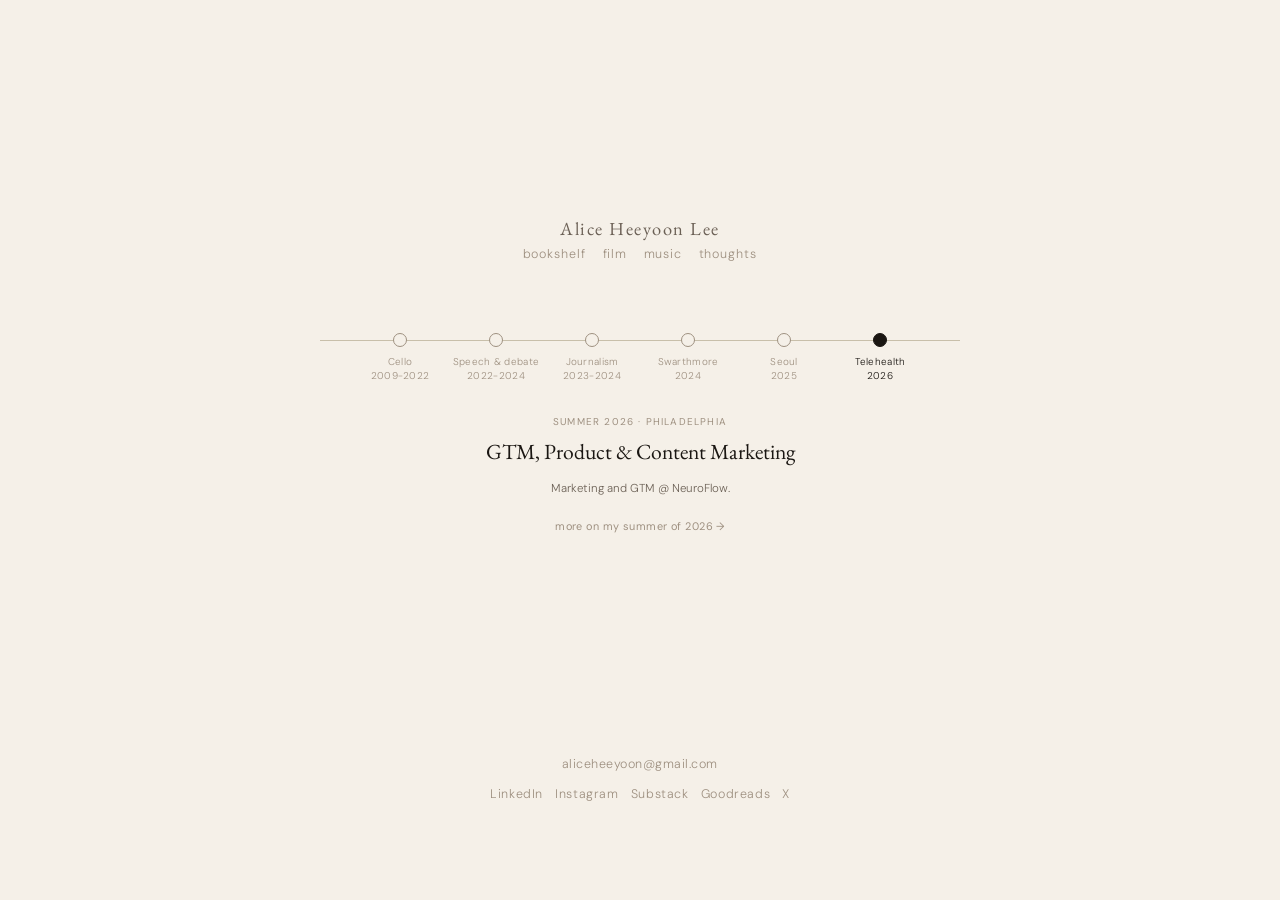
<file: index.html>
<!DOCTYPE html>
<html lang="en">
<head>
  <meta charset="UTF-8">
  <meta name="viewport" content="width=device-width, initial-scale=1.0">
  <title>Alice H. Lee</title>
  <link rel="stylesheet" href="style.css">
</head>
<body>
  <main class="page">
    <div class="name-block">
      <p class="name">Alice Heeyoon Lee</p>
      <div class="shelf-links">
        <a class="shelf-link" href="bookshelf.html">bookshelf</a>
        <a class="shelf-link" href="film.html">film</a>
        <a class="shelf-link" href="music.html">music</a>
        <a class="shelf-link" href="thoughts.html">thoughts</a>
      </div>
    </div>

    <div class="timeline-wrap">
      <div class="timeline-track">
        <div class="node" data-index="0">
          <div class="dot"></div>
          <div class="node-label">Cello<br>2009-2022</div>
        </div>
        <div class="node" data-index="1">
          <div class="dot"></div>
          <div class="node-label">Speech &amp; debate<br>2022-2024</div>
        </div>
        <div class="node" data-index="2">
          <div class="dot"></div>
          <div class="node-label">Journalism<br>2023-2024</div>
        </div>
        <div class="node" data-index="3">
          <div class="dot"></div>
          <div class="node-label">Swarthmore<br>2024</div>
        </div>
        <div class="node" data-index="4">
          <div class="dot"></div>
          <div class="node-label">Seoul<br>2025</div>
        </div>
        <div class="node" data-index="5">
          <div class="dot"></div>
          <div class="node-label">Telehealth<br>2026</div>
        </div>
      </div>

      <div class="detail" id="detail">
        <p class="detail-era" id="detail-era"></p>
        <p class="detail-title" id="detail-title"></p>
        <p class="detail-body" id="detail-body"></p>
        <a class="detail-link" id="detail-link" href="#"></a>
      </div>
    </div>

    <div class="contact-block">
      <a href="mailto:aliceheeyoon@gmail.com">aliceheeyoon@gmail.com</a>
      <div class="footer-socials">
        <a href="https://www.linkedin.com/in/alice-lee-b05761338/" target="_blank" rel="noopener">LinkedIn</a>
        <a href="https://www.instagram.com/alice.heeyoon?igsh=MXRoZW5rOTh4NXNlNQ%3D%3D&utm_source=qr" target="_blank" rel="noopener">Instagram</a>
        <a href="https://substack.com/@aliceheeyoon/posts?r=51v2ha&utm_campaign=profile&utm_medium=profile-page" target="_blank" rel="noopener">Substack</a>
        <a href="https://www.goodreads.com/user/show/128325542-alice-lee" target="_blank" rel="noopener">Goodreads</a>
        <a href="https://x.com/alicehlee5" target="_blank" rel="noopener">X</a>
      </div>
    </div>
  </main>

  <script>
    const chapters = [
      {
        era: 'Elementary - High School',
        title: 'Discipline',
        body: 'Grew up with musician parents and on the track to become a professional cellist. Went to a top music school & music camps that even Yo-yo Ma went to as a kid. This era of my life taught me how to show up every day and do the work, and even though I am no longer pursuing music seriously, it built the foundation for how I live.',
        link: 'chapters/cello-track.html',
        cta: 'on cello →'
      },
      {
        era: 'High school',
        title: 'Speech',
        body: 'I grew up conscious of communication eloquence having jumped back and forth between different cultural and linguistic settings so often. Speaking up was terrifying to me because I didnt want to be misunderstood. My solution was to read as much as I possibly could. Then, I started competitive speech and debate. Became a finalist in my first competition. Shaped my ability to communicate complex ideas and thoughts, and also gave me the confidence to speak, to tell stories, and to persuade.',
        link: 'chapters/speech-debate.html',
        cta: 'on competitive speech →'
      },
      {
        era: 'Summer 2023',
        title: 'Stories',
        body: 'Studied under current Washington editor of USA Today at Harvard. Learned that editorial writing came pretty naturally to me, and I was fascinated by the art of telling narratives in the midst of news, investigating behind the scenes and encountering new perspectives. Considered pursuing journalism professionally. Decided not to, and am now writing for college papers, but this was the start to my growth in understanding the art of storytelling.',
        link: 'chapters/journalism.html',
        cta: 'on journalism →'
      },
      {
        era: 'College',
        title: 'Academia',
        body: 'Chose Swarthmore because I had no idea what I wanted to do with my life. Took random courses like engineering, went pretty far with math, and ended up falling in love with political philosophy. Studied modern political theory, especially democratic theory & tech philosophy. The most intellectually stimulating environment I have ever been in.',
        link: 'chapters/research.html',
        cta: 'on college →'
      },
      {
        era: 'Summer 2025 · Seoul',
        title: 'Web Growth, CSM, UX, & Design',
        body: 'Two internships (Korea & Philly) at the same time. Developed web growth skills by rebuilding and working through SEO for the website @ VESSL AI (AI infrastructure). Led UX research and marketing storytelling @ Social Ladder (Marketing SaaS that works with companies like Medicube, Lululemon, Beatbox). Took computer graphics & design at Yonsei University. Slept very little, but experienced a lot.',
        link: 'chapters/seoul-2025.html',
        cta: 'on my summer of 2025 →'
      },
      {
        era: 'Summer 2026 · Philadelphia',
        title: 'GTM, Product & Content Marketing',
        body: 'Marketing and GTM @ NeuroFlow.',
        link: 'chapters/telehealth-2026.html',
        cta: 'more on my summer of 2026 →'
      }
    ];

    const nodes = document.querySelectorAll('.node');
    const detail = document.getElementById('detail');
    const detailEra = document.getElementById('detail-era');
    const detailTitle = document.getElementById('detail-title');
    const detailBody = document.getElementById('detail-body');
    const detailLink = document.getElementById('detail-link');

    let currentIndex = 5;

    function setChapter(index) {
      currentIndex = index;
      const ch = chapters[index];

      localStorage.setItem('lastChapterIndex', index);

      detail.classList.add('fade');

      setTimeout(() => {
        detailEra.textContent = ch.era;
        detailTitle.textContent = ch.title;
        detailBody.textContent = ch.body;
        detailLink.textContent = ch.cta;
        detailLink.href = ch.link;

        nodes.forEach((n, i) => n.classList.toggle('active', i === index));

        detail.classList.remove('fade');
      }, 350);
    }

    nodes.forEach((node, i) => {
      node.addEventListener('click', () => setChapter(i));
    });

    const WHEEL_THRESHOLD = 50;
    const SCROLL_COOLDOWN = 600;
    let wheelAccum = 0;
    let scrollLocked = false;

    window.addEventListener('wheel', (e) => {
      e.preventDefault();
      if (scrollLocked) return;

      wheelAccum += e.deltaY;
      if (Math.abs(wheelAccum) < WHEEL_THRESHOLD) return;

      const direction = wheelAccum < 0 ? -1 : 1;
      wheelAccum = 0;

      const next = currentIndex + direction;
      if (next < 0 || next > chapters.length - 1) return;

      scrollLocked = true;
      setChapter(next);
      setTimeout(() => { scrollLocked = false; }, SCROLL_COOLDOWN);
    }, { passive: false });

    const savedIndex = parseInt(localStorage.getItem('lastChapterIndex'), 10);
    const startIndex = (!isNaN(savedIndex) && savedIndex >= 0 && savedIndex < chapters.length) ? savedIndex : 5;
    setChapter(startIndex);
  </script>
</body>
</html>
</file>
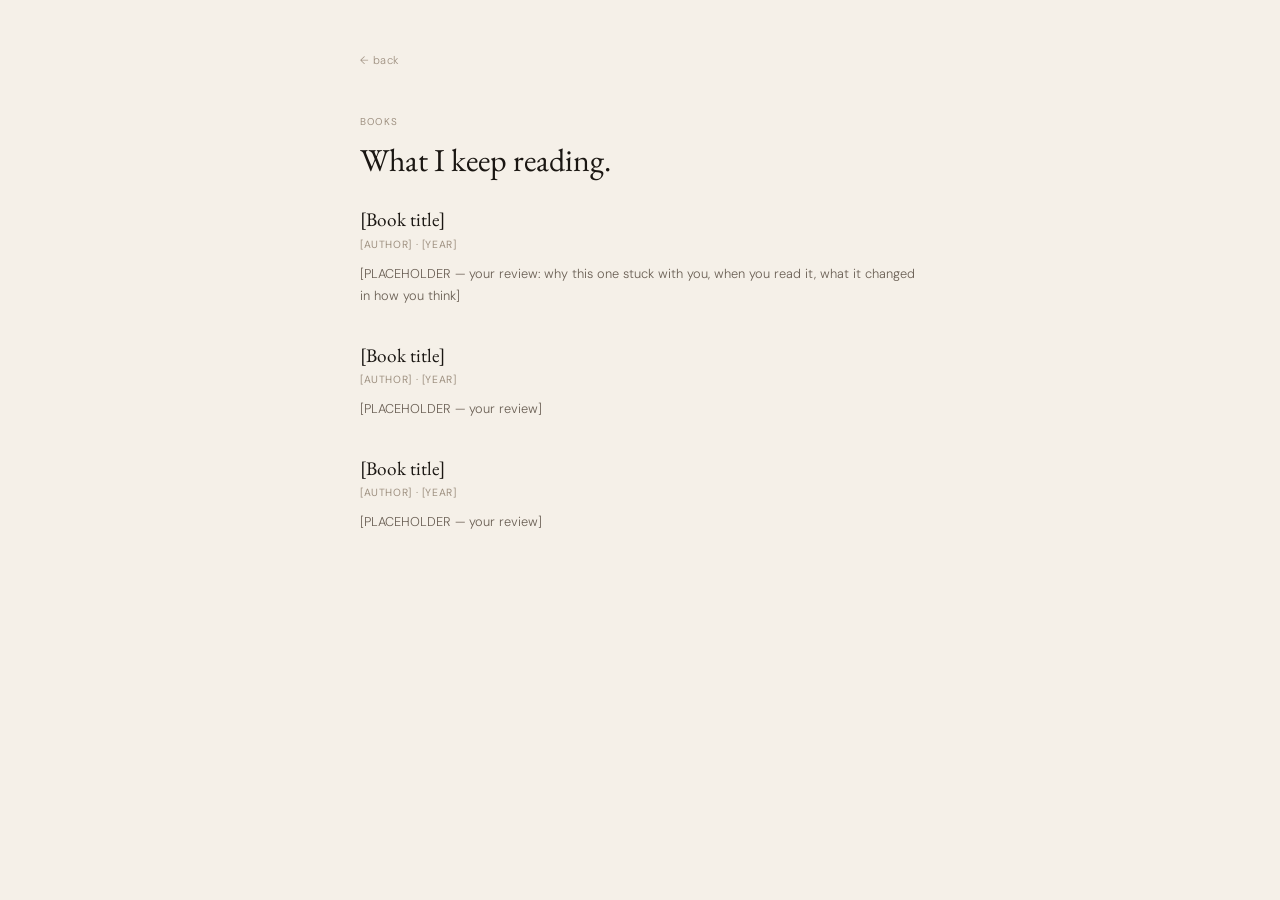
<file: bookshelf.html>
<!DOCTYPE html>
<html lang="en">
<head>
  <meta charset="UTF-8">
  <meta name="viewport" content="width=device-width, initial-scale=1.0">
  <title>Bookshelf — Alice H. Lee</title>
  <link rel="stylesheet" href="style.css">
</head>
<body>
  <div class="chapter-page">
    <div class="chapter-inner">
      <a class="back-link" href="index.html">← back</a>

      <p class="chapter-era">Books</p>
      <h1 class="chapter-title">What I keep reading.</h1>

      <div class="shelf-section">
        <div class="shelf-entry">
          <h2 class="shelf-title">[Book title]</h2>
          <p class="shelf-byline">[Author] · [Year]</p>
          <p class="shelf-note">[PLACEHOLDER — your review: why this one stuck with you, when you read it, what it changed in how you think]</p>
        </div>

        <div class="shelf-entry">
          <h2 class="shelf-title">[Book title]</h2>
          <p class="shelf-byline">[Author] · [Year]</p>
          <p class="shelf-note">[PLACEHOLDER — your review]</p>
        </div>

        <div class="shelf-entry">
          <h2 class="shelf-title">[Book title]</h2>
          <p class="shelf-byline">[Author] · [Year]</p>
          <p class="shelf-note">[PLACEHOLDER — your review]</p>
        </div>
      </div>

    </div>
  </div>
</body>
</html>
</file>
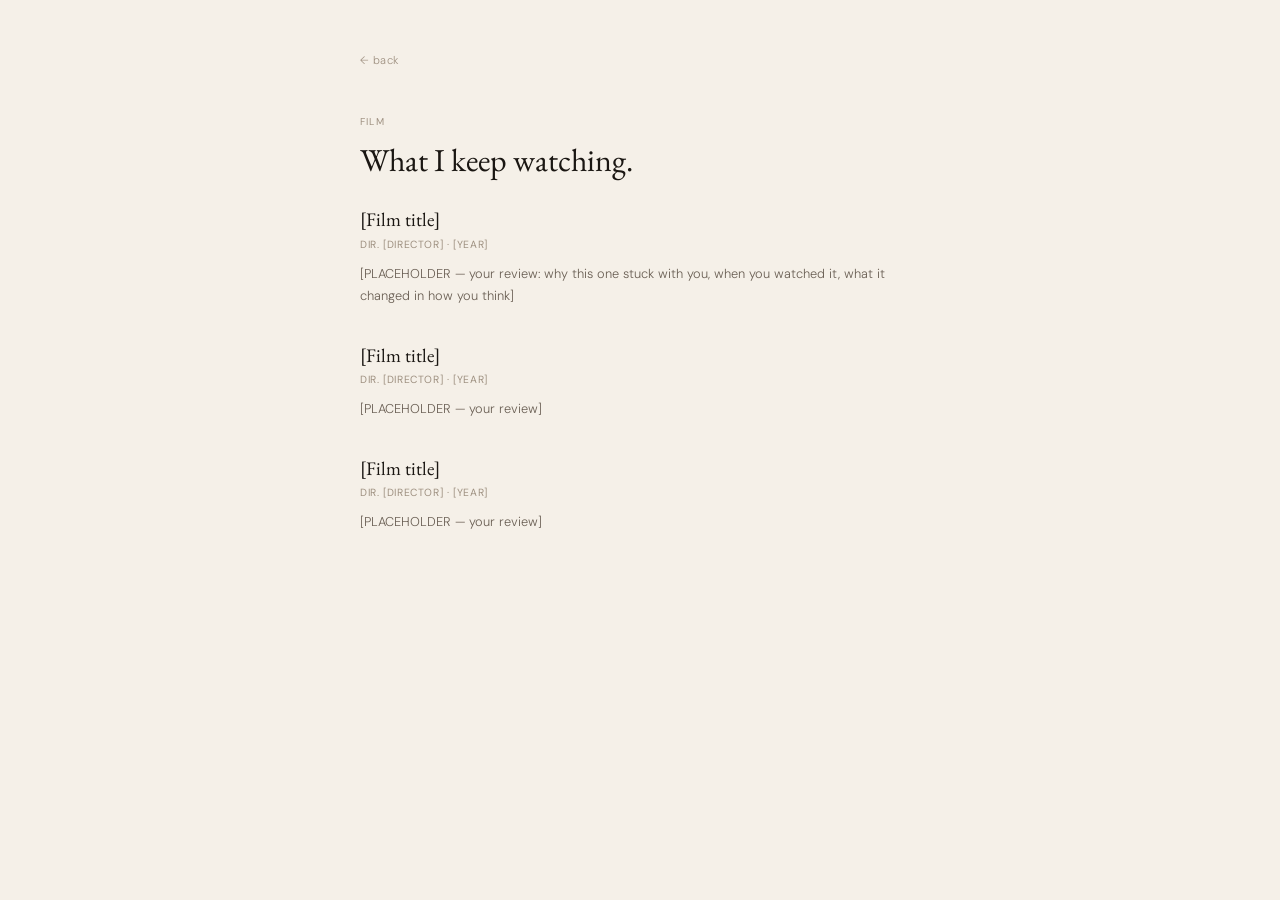
<file: film.html>
<!DOCTYPE html>
<html lang="en">
<head>
  <meta charset="UTF-8">
  <meta name="viewport" content="width=device-width, initial-scale=1.0">
  <title>Film — Alice H. Lee</title>
  <link rel="stylesheet" href="style.css">
</head>
<body>
  <div class="chapter-page">
    <div class="chapter-inner">
      <a class="back-link" href="index.html">← back</a>

      <p class="chapter-era">Film</p>
      <h1 class="chapter-title">What I keep watching.</h1>

      <div class="shelf-section">
        <div class="shelf-entry">
          <h2 class="shelf-title">[Film title]</h2>
          <p class="shelf-byline">dir. [Director] · [Year]</p>
          <p class="shelf-note">[PLACEHOLDER — your review: why this one stuck with you, when you watched it, what it changed in how you think]</p>
        </div>

        <div class="shelf-entry">
          <h2 class="shelf-title">[Film title]</h2>
          <p class="shelf-byline">dir. [Director] · [Year]</p>
          <p class="shelf-note">[PLACEHOLDER — your review]</p>
        </div>

        <div class="shelf-entry">
          <h2 class="shelf-title">[Film title]</h2>
          <p class="shelf-byline">dir. [Director] · [Year]</p>
          <p class="shelf-note">[PLACEHOLDER — your review]</p>
        </div>
      </div>

    </div>
  </div>
</body>
</html>
</file>
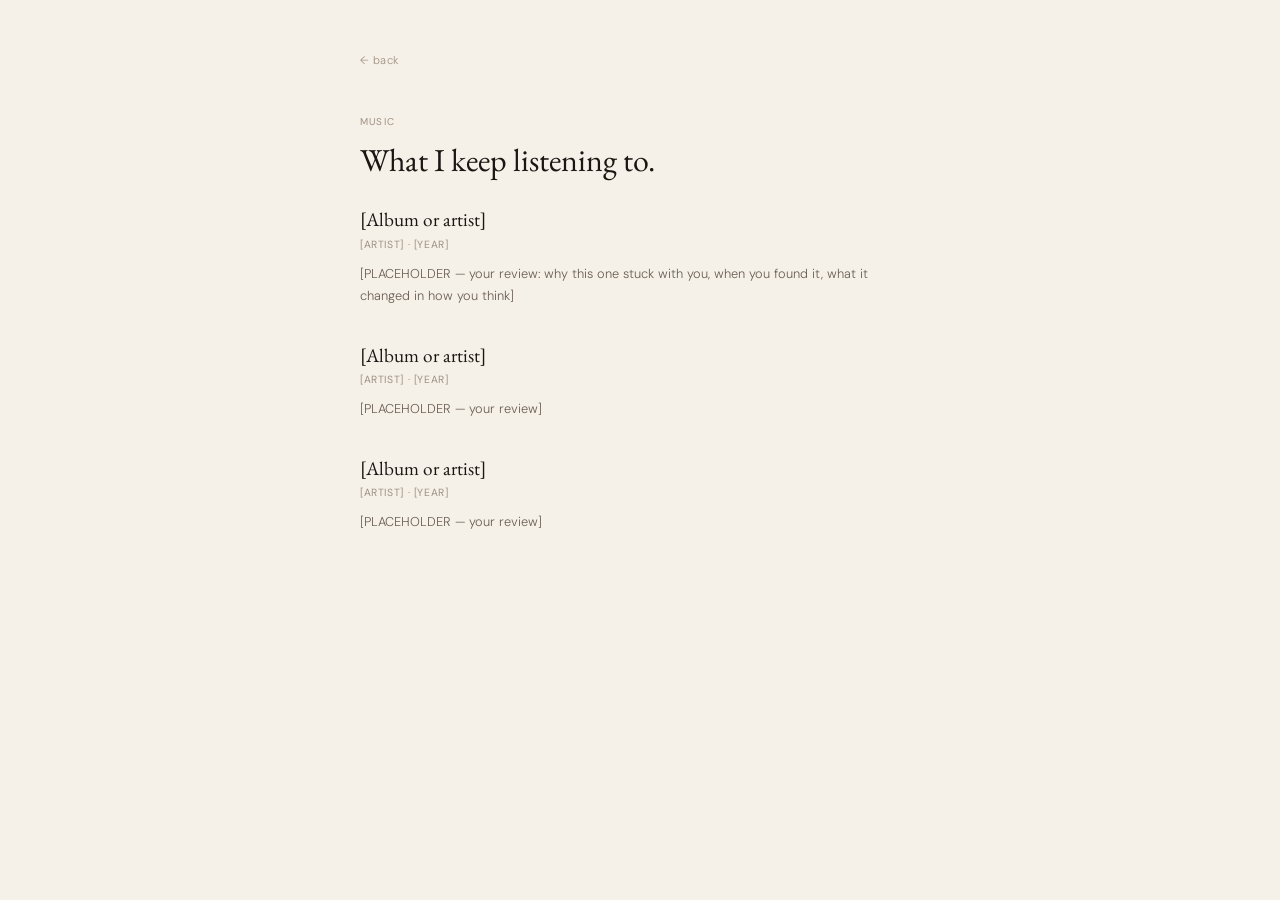
<file: music.html>
<!DOCTYPE html>
<html lang="en">
<head>
  <meta charset="UTF-8">
  <meta name="viewport" content="width=device-width, initial-scale=1.0">
  <title>Music — Alice H. Lee</title>
  <link rel="stylesheet" href="style.css">
</head>
<body>
  <div class="chapter-page">
    <div class="chapter-inner">
      <a class="back-link" href="index.html">← back</a>

      <p class="chapter-era">Music</p>
      <h1 class="chapter-title">What I keep listening to.</h1>

      <div class="shelf-section">
        <div class="shelf-entry">
          <h2 class="shelf-title">[Album or artist]</h2>
          <p class="shelf-byline">[Artist] · [Year]</p>
          <p class="shelf-note">[PLACEHOLDER — your review: why this one stuck with you, when you found it, what it changed in how you think]</p>
        </div>

        <div class="shelf-entry">
          <h2 class="shelf-title">[Album or artist]</h2>
          <p class="shelf-byline">[Artist] · [Year]</p>
          <p class="shelf-note">[PLACEHOLDER — your review]</p>
        </div>

        <div class="shelf-entry">
          <h2 class="shelf-title">[Album or artist]</h2>
          <p class="shelf-byline">[Artist] · [Year]</p>
          <p class="shelf-note">[PLACEHOLDER — your review]</p>
        </div>
      </div>

    </div>
  </div>
</body>
</html>
</file>
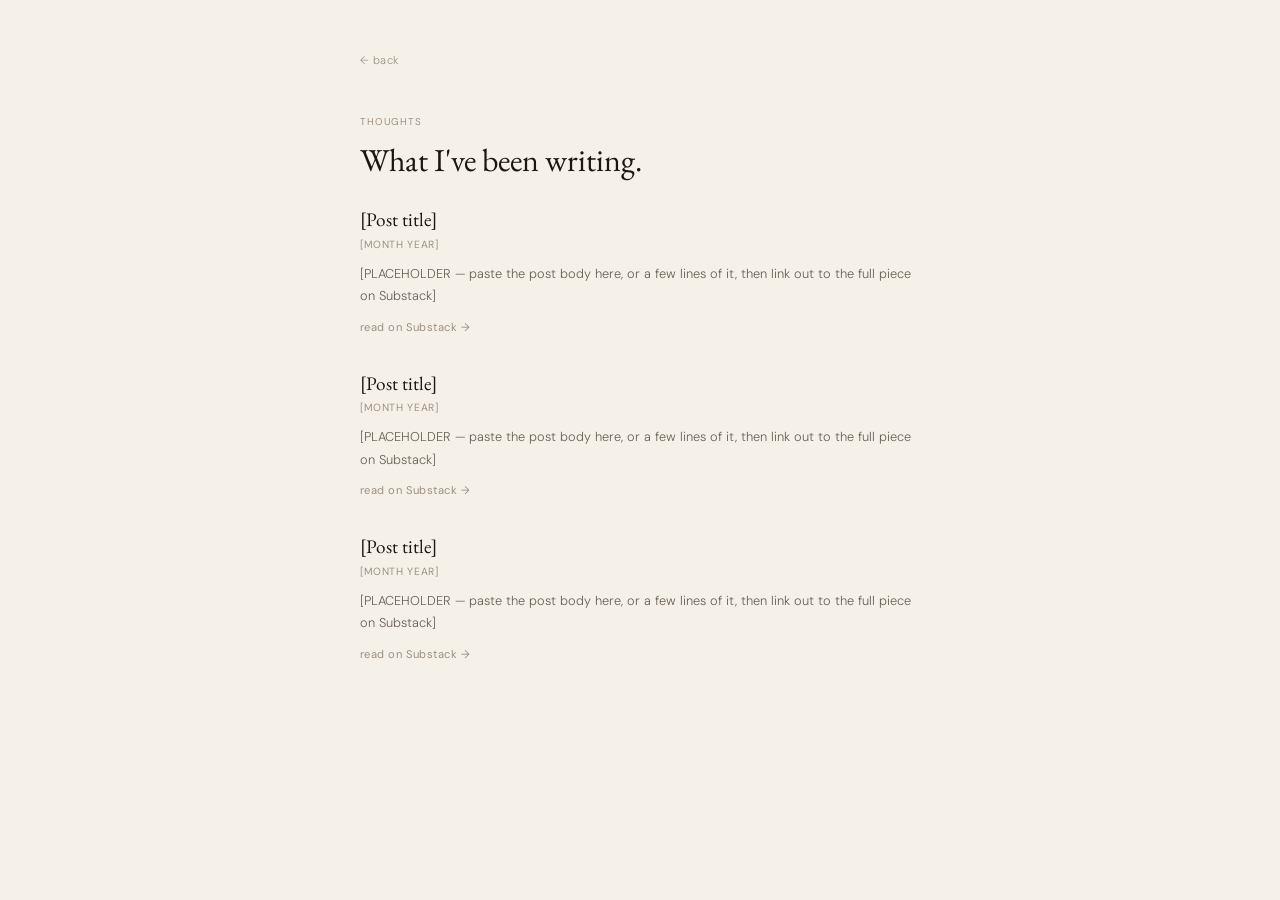
<file: thoughts.html>
<!DOCTYPE html>
<html lang="en">
<head>
  <meta charset="UTF-8">
  <meta name="viewport" content="width=device-width, initial-scale=1.0">
  <title>Thoughts — Alice H. Lee</title>
  <link rel="stylesheet" href="style.css">
</head>
<body>
  <div class="chapter-page">
    <div class="chapter-inner">
      <a class="back-link" href="index.html">← back</a>

      <p class="chapter-era">Thoughts</p>
      <h1 class="chapter-title">What I've been writing.</h1>

      <div class="shelf-section">
        <div class="shelf-entry">
          <h2 class="shelf-title">[Post title]</h2>
          <p class="shelf-byline">[Month Year]</p>
          <p class="shelf-note">[PLACEHOLDER — paste the post body here, or a few lines of it, then link out to the full piece on Substack]</p>
          <a class="post-link" href="https://substack.com/@aliceheeyoon" target="_blank" rel="noopener">read on Substack →</a>
        </div>

        <div class="shelf-entry">
          <h2 class="shelf-title">[Post title]</h2>
          <p class="shelf-byline">[Month Year]</p>
          <p class="shelf-note">[PLACEHOLDER — paste the post body here, or a few lines of it, then link out to the full piece on Substack]</p>
          <a class="post-link" href="https://substack.com/@aliceheeyoon" target="_blank" rel="noopener">read on Substack →</a>
        </div>

        <div class="shelf-entry">
          <h2 class="shelf-title">[Post title]</h2>
          <p class="shelf-byline">[Month Year]</p>
          <p class="shelf-note">[PLACEHOLDER — paste the post body here, or a few lines of it, then link out to the full piece on Substack]</p>
          <a class="post-link" href="https://substack.com/@aliceheeyoon" target="_blank" rel="noopener">read on Substack →</a>
        </div>
      </div>

    </div>
  </div>
</body>
</html>
</file>
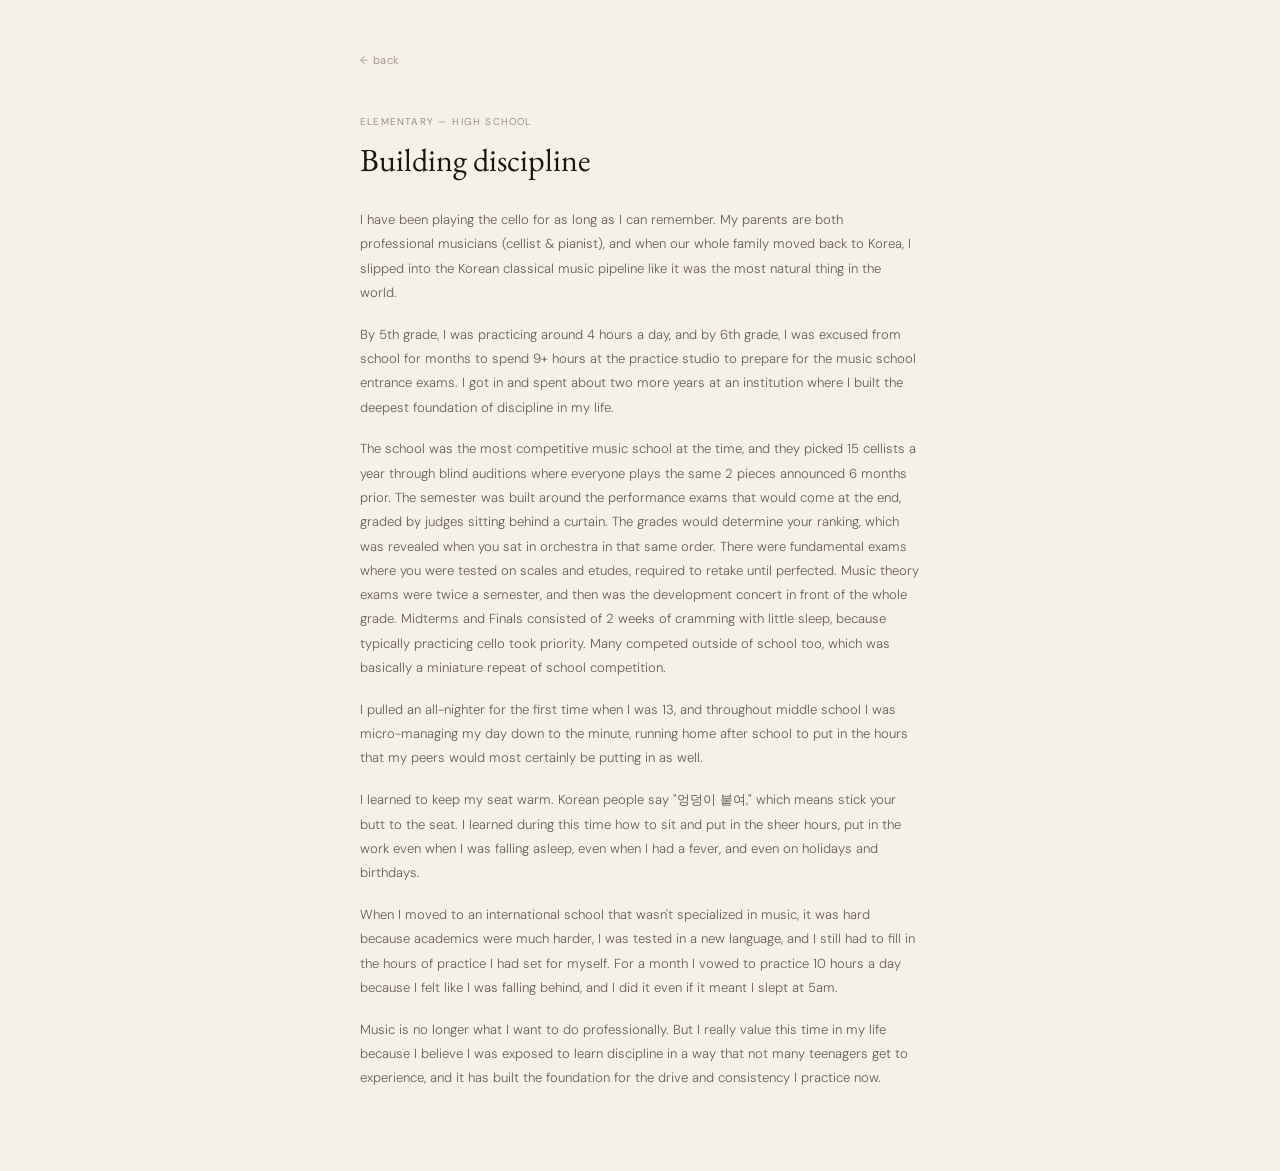
<file: chapters/cello-track.html>
<!DOCTYPE html>
<html lang="en">
<head>
  <meta charset="UTF-8">
  <meta name="viewport" content="width=device-width, initial-scale=1.0">
  <title>Cello — Alice H. Lee</title>
  <link rel="stylesheet" href="../style.css">
</head>
<body>
  <div class="chapter-page">
    <div class="chapter-inner">
      <a class="back-link" href="../index.html">← back</a>

      <p class="chapter-era">Elementary — High School</p>
      <h1 class="chapter-title">Building discipline</h1>

      <div class="chapter-body">
        <p>I have been playing the cello for as long as I can remember. My parents are both professional musicians (cellist & pianist), and when our whole family moved back to Korea, I slipped into the Korean classical music pipeline like it was the most natural thing in the world.</p>

        <p>By 5th grade, I was practicing around 4 hours a day, and by 6th grade, I was excused from school for months to spend 9+ hours at the practice studio to prepare for the music school entrance exams. I got in and spent about two more years at an institution where I built the deepest foundation of discipline in my life.</p>

        <p>The school was the most competitive music school at the time, and they picked 15 cellists a year through blind auditions where everyone plays the same 2 pieces announced 6 months prior. The semester was built around the performance exams that would come at the end, graded by judges sitting behind a curtain. The grades would determine your ranking, which was revealed when you sat in orchestra in that same order. There were fundamental exams where you were tested on scales and etudes, required to retake until perfected. Music theory exams were twice a semester, and then was the development concert in front of the whole grade. Midterms and Finals consisted of 2 weeks of cramming with little sleep, because typically practicing cello took priority. Many competed outside of school too, which was basically a miniature repeat of school competition.</p>

        <p>I pulled an all-nighter for the first time when I was 13, and throughout middle school I was micro-managing my day down to the minute, running home after school to put in the hours that my peers would most certainly be putting in as well.</p>

        <p>I learned to keep my seat warm. Korean people say "엉덩이 붙여," which means stick your butt to the seat. I learned during this time how to sit and put in the sheer hours, put in the work even when I was falling asleep, even when I had a fever, and even on holidays and birthdays.</p>

        <p>When I moved to an international school that wasn't specialized in music, it was hard because academics were much harder, I was tested in a new language, and I still had to fill in the hours of practice I had set for myself. For a month I vowed to practice 10 hours a day because I felt like I was falling behind, and I did it even if it meant I slept at 5am.</p>

        <p>Music is no longer what I want to do professionally. But I really value this time in my life because I believe I was exposed to learn discipline in a way that not many teenagers get to experience, and it has built the foundation for the drive and consistency I practice now.</p>
      </div>
    </div>
  </div>
</body>
</html>
</file>
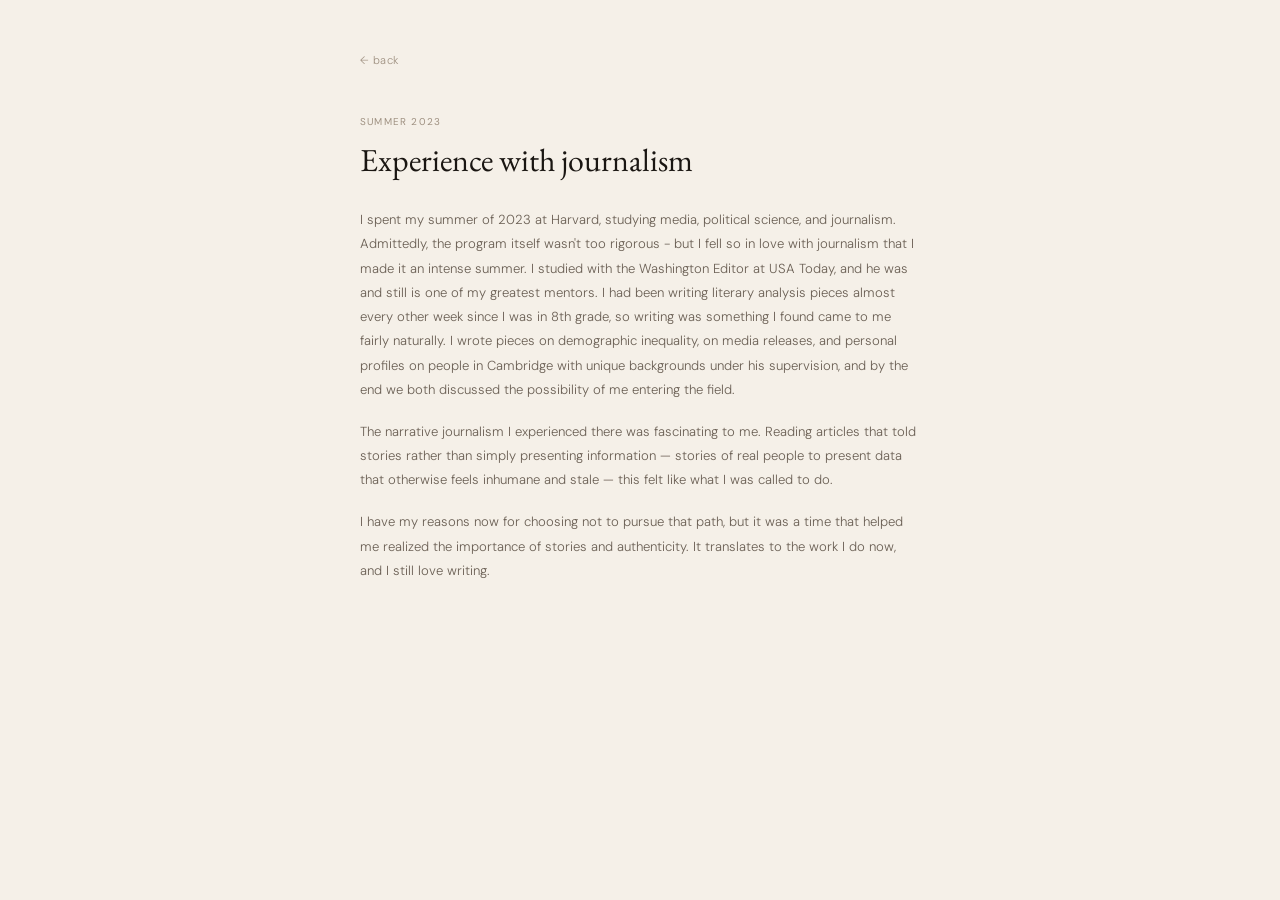
<file: chapters/journalism.html>
<!DOCTYPE html>
<html lang="en">
<head>
  <meta charset="UTF-8">
  <meta name="viewport" content="width=device-width, initial-scale=1.0">
  <title>Journalism — Alice H. Lee</title>
  <link rel="stylesheet" href="../style.css">
</head>
<body>
  <div class="chapter-page">
    <div class="chapter-inner">
      <a class="back-link" href="../index.html">← back</a>

      <p class="chapter-era">Summer 2023</p>
      <h1 class="chapter-title">Experience with journalism</h1>

      <div class="chapter-body">
        <p>I spent my summer of 2023 at Harvard, studying media, political science, and journalism. Admittedly, the program itself wasn't too rigorous - but I fell so in love with journalism that I made it an intense summer. I studied with the Washington Editor at USA Today, and he was and still is one of my greatest mentors. I had been writing literary analysis pieces almost every other week since I was in 8th grade, so writing was something I found came to me fairly naturally. I wrote pieces on demographic inequality, on media releases, and personal profiles on people in Cambridge with unique backgrounds under his supervision, and by the end we both discussed the possibility of me entering the field.</p>

        <p>The narrative journalism I experienced there was fascinating to me. Reading articles that told stories rather than simply presenting information — stories of real people to present data that otherwise feels inhumane and stale — this felt like what I was called to do.</p>

        <p>I have my reasons now for choosing not to pursue that path, but it was a time that helped me realized the importance of stories and authenticity. It translates to the work I do now, and I still love writing.</p>
      </div>
    </div>
  </div>
</body>
</html>
</file>
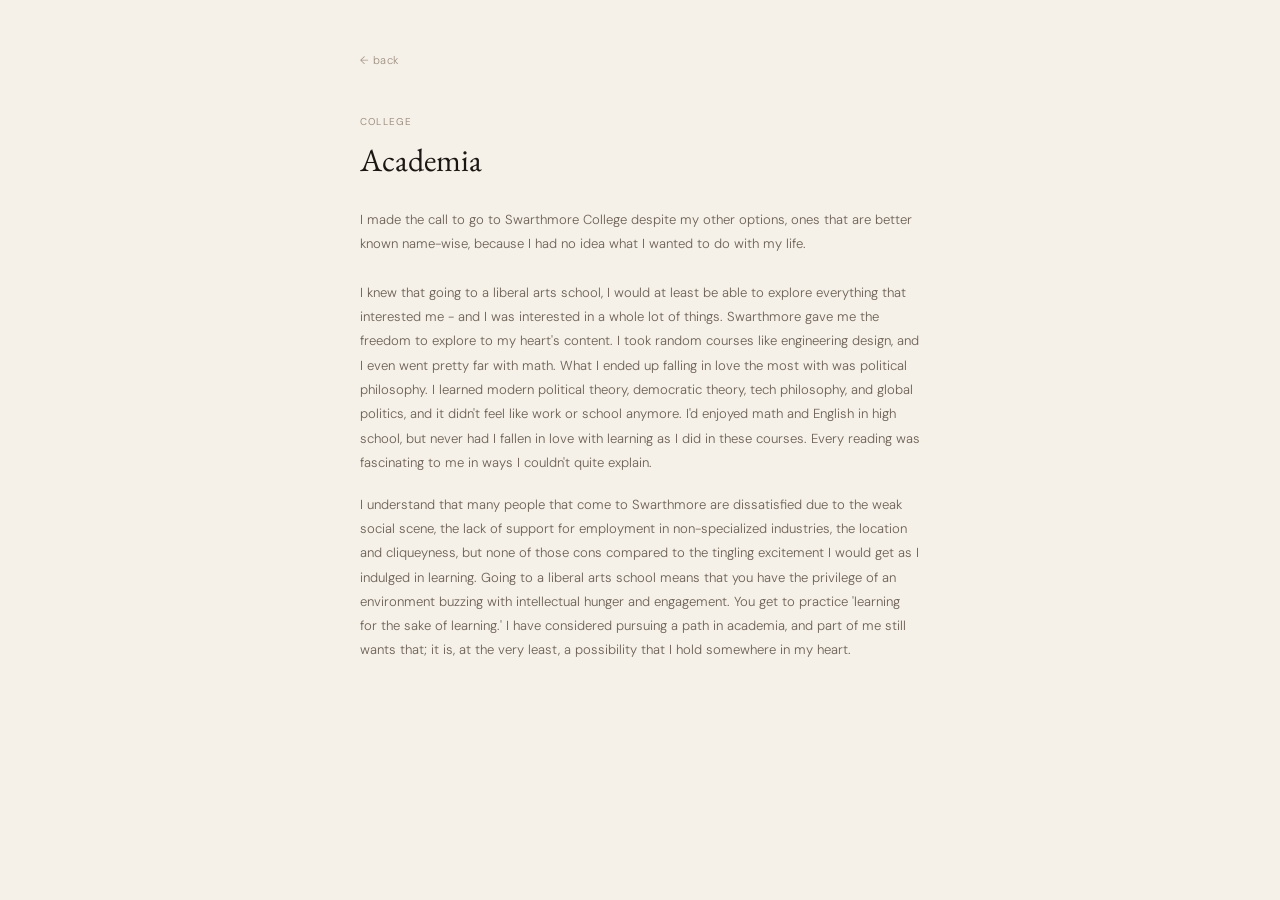
<file: chapters/research.html>
<!DOCTYPE html>
<html lang="en">
<head>
  <meta charset="UTF-8">
  <meta name="viewport" content="width=device-width, initial-scale=1.0">
  <title>Swarthmore — Alice H. Lee</title>
  <link rel="stylesheet" href="../style.css">
</head>
<body>
  <div class="chapter-page">
    <div class="chapter-inner">
      <a class="back-link" href="../index.html">← back</a>

      <p class="chapter-era">College</p>
      <h1 class="chapter-title">Academia</h1>

      <div class="chapter-body">
        <p>I made the call to go to Swarthmore College despite my other options, ones that are better known name-wise, because I had no idea what I wanted to do with my life. <br> <br> I knew that going to a liberal arts school, I would at least be able to explore everything that interested me - and I was interested in a whole lot of things. Swarthmore gave me the freedom to explore to my heart's content. I took random courses like engineering design, and I even went pretty far with math. What I ended up falling in love the most with was political philosophy. I learned modern political theory, democratic theory, tech philosophy, and global politics, and it didn't feel like work or school anymore. I'd enjoyed math and English in high school, but never had I fallen in love with learning as I did in these courses. Every reading was fascinating to me in ways I couldn't quite explain.</p>

        <p>I understand that many people that come to Swarthmore are dissatisfied due to the weak social scene, the lack of support for employment in non-specialized industries, the location and cliqueyness, but none of those cons compared to the tingling excitement I would get as I indulged in learning. Going to a liberal arts school means that you have the privilege of an environment buzzing with intellectual hunger and engagement. You get to practice 'learning for the sake of learning.' I have considered pursuing a path in academia, and part of me still wants that; it is, at the very least, a possibility that I hold somewhere in my heart.</p>
      </div>
    </div>
  </div>
</body>
</html>
</file>
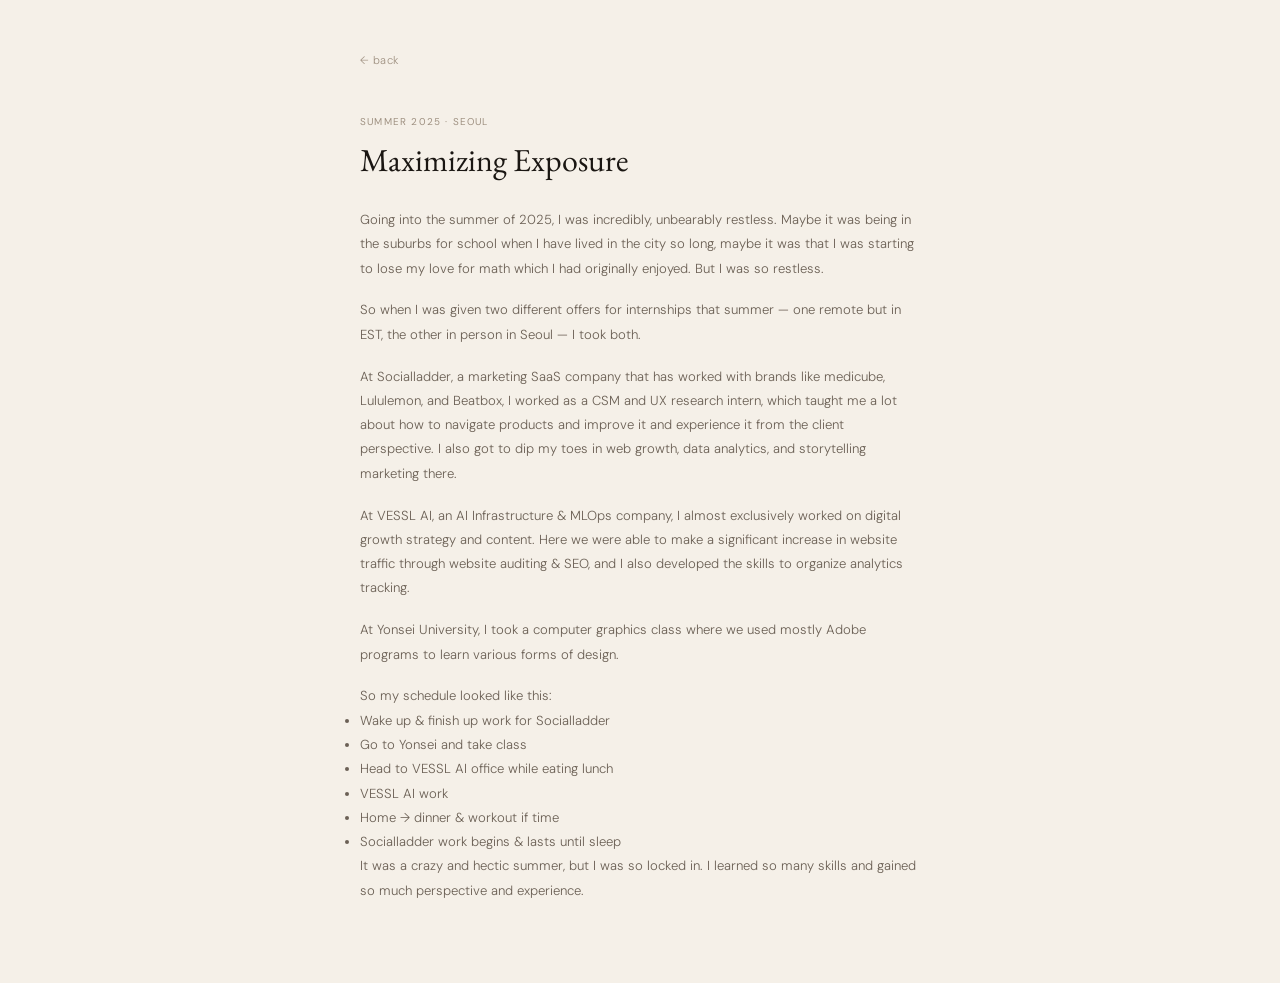
<file: chapters/seoul-2025.html>
<!DOCTYPE html>
<html lang="en">
<head>
  <meta charset="UTF-8">
  <meta name="viewport" content="width=device-width, initial-scale=1.0">
  <title>Seoul 2025 — Alice H. Lee</title>
  <link rel="stylesheet" href="../style.css">
</head>
<body>
  <div class="chapter-page">
    <div class="chapter-inner">
      <a class="back-link" href="../index.html">← back</a>

      <p class="chapter-era">Summer 2025 · Seoul</p>
      <h1 class="chapter-title">Maximizing Exposure</h1>

      <div class="chapter-body">
        <p>Going into the summer of 2025, I was incredibly, unbearably restless. Maybe it was being in the suburbs for school when I have lived in the city so long, maybe it was that I was starting to lose my love for math which I had originally enjoyed. But I was so restless.</p>

        <p>So when I was given two different offers for internships that summer — one remote but in EST, the other in person in Seoul — I took both.</p>

        <p>At Socialladder, a marketing SaaS company that has worked with brands like medicube, Lululemon, and Beatbox, I worked as a CSM and UX research intern, which taught me a lot about how to navigate products and improve it and experience it from the client perspective. I also got to dip my toes in web growth, data analytics, and storytelling marketing there.</p>

        <p>At VESSL AI, an AI Infrastructure & MLOps company, I almost exclusively worked on digital growth strategy and content. Here we were able to make a significant increase in website traffic through website auditing & SEO, and I also developed the skills to organize analytics tracking.</p>

        <p>At Yonsei University, I took a computer graphics class where we used mostly Adobe programs to learn various forms of design.</p>

        <p>So my schedule looked like this:</p>

        <ul>
          <li>Wake up & finish up work for Socialladder</li>
          <li>Go to Yonsei and take class</li>
          <li>Head to VESSL AI office while eating lunch</li>
          <li>VESSL AI work</li>
          <li>Home → dinner & workout if time</li>
          <li>Socialladder work begins & lasts until sleep</li>
        </ul>

        <p>It was a crazy and hectic summer, but I was so locked in. I learned so many skills and gained so much perspective and experience.</p>
      </div>
    </div>
  </div>
</body>
</html>
</file>
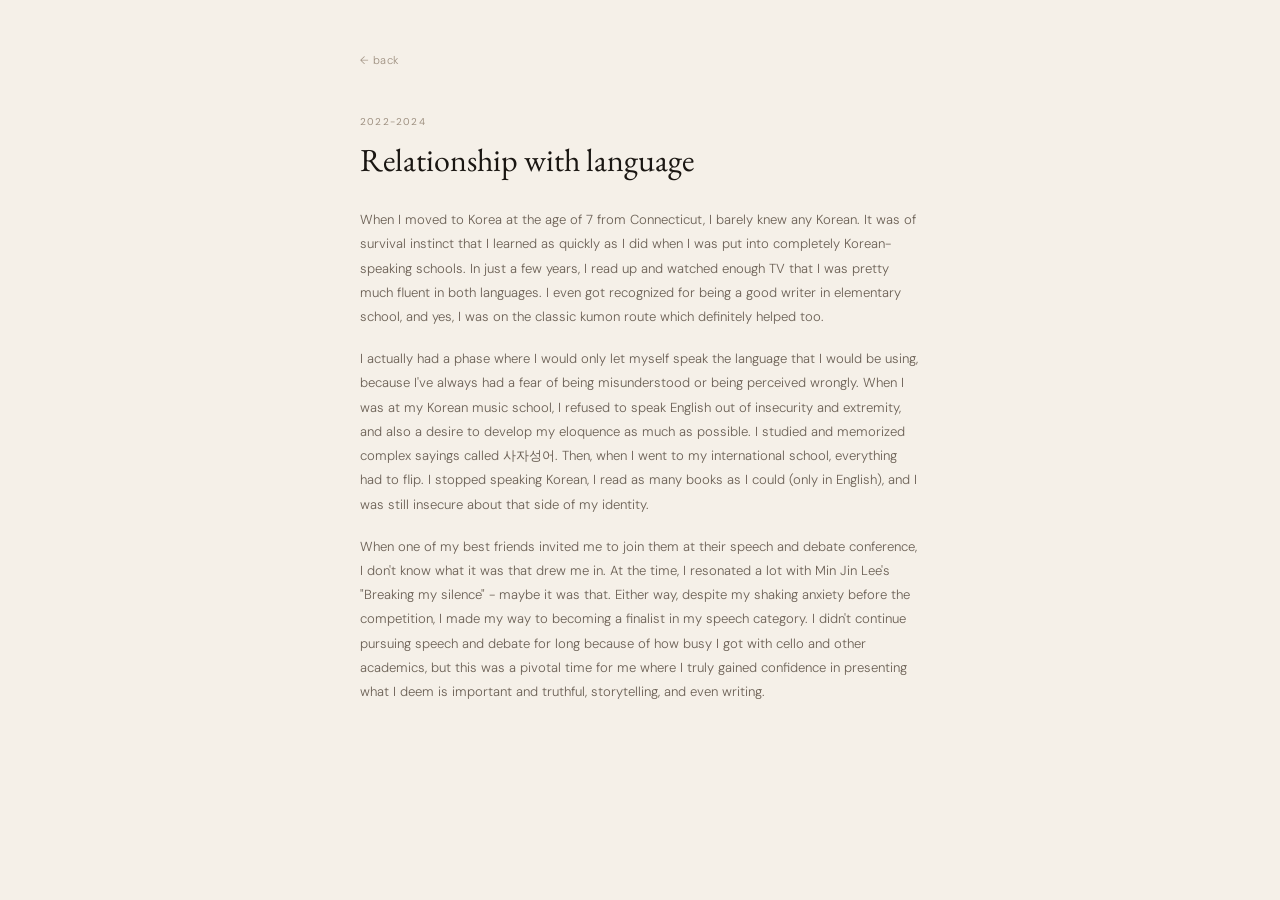
<file: chapters/speech-debate.html>
<!DOCTYPE html>
<html lang="en">
<head>
  <meta charset="UTF-8">
  <meta name="viewport" content="width=device-width, initial-scale=1.0">
  <title>Speech & Debate — Alice H. Lee</title>
  <link rel="stylesheet" href="../style.css">
</head>
<body>
  <div class="chapter-page">
    <div class="chapter-inner">
      <a class="back-link" href="../index.html">← back</a>

      <p class="chapter-era">2022-2024</p>
      <h1 class="chapter-title">Relationship with language</h1>

      <div class="chapter-body">
        <p>When I moved to Korea at the age of 7 from Connecticut, I barely knew any Korean. It was of survival instinct that I learned as quickly as I did when I was put into completely Korean-speaking schools. In just a few years, I read up and watched enough TV that I was pretty much fluent in both languages. I even got recognized for being a good writer in elementary school, and yes, I was on the classic kumon route which definitely helped too.</p>

        <p>I actually had a phase where I would only let myself speak the language that I would be using, because I've always had a fear of being misunderstood or being perceived wrongly. When I was at my Korean music school, I refused to speak English out of insecurity and extremity, and also a desire to develop my eloquence as much as possible. I studied and memorized complex sayings called 사자성어. Then, when I went to my international school, everything had to flip. I stopped speaking Korean, I read as many books as I could (only in English), and I was still insecure about that side of my identity.</p>

        <p>When one of my best friends invited me to join them at their speech and debate conference, I don't know what it was that drew me in. At the time, I resonated a lot with Min Jin Lee's "Breaking my silence" - maybe it was that. Either way, despite my shaking anxiety before the competition, I made my way to becoming a finalist in my speech category. I didn't continue pursuing speech and debate for long because of how busy I got with cello and other academics, but this was a pivotal time for me where I truly gained confidence in presenting what I deem is important and truthful, storytelling, and even writing.</p>
      </div>
    </div>
  </div>
</body>
</html>
</file>
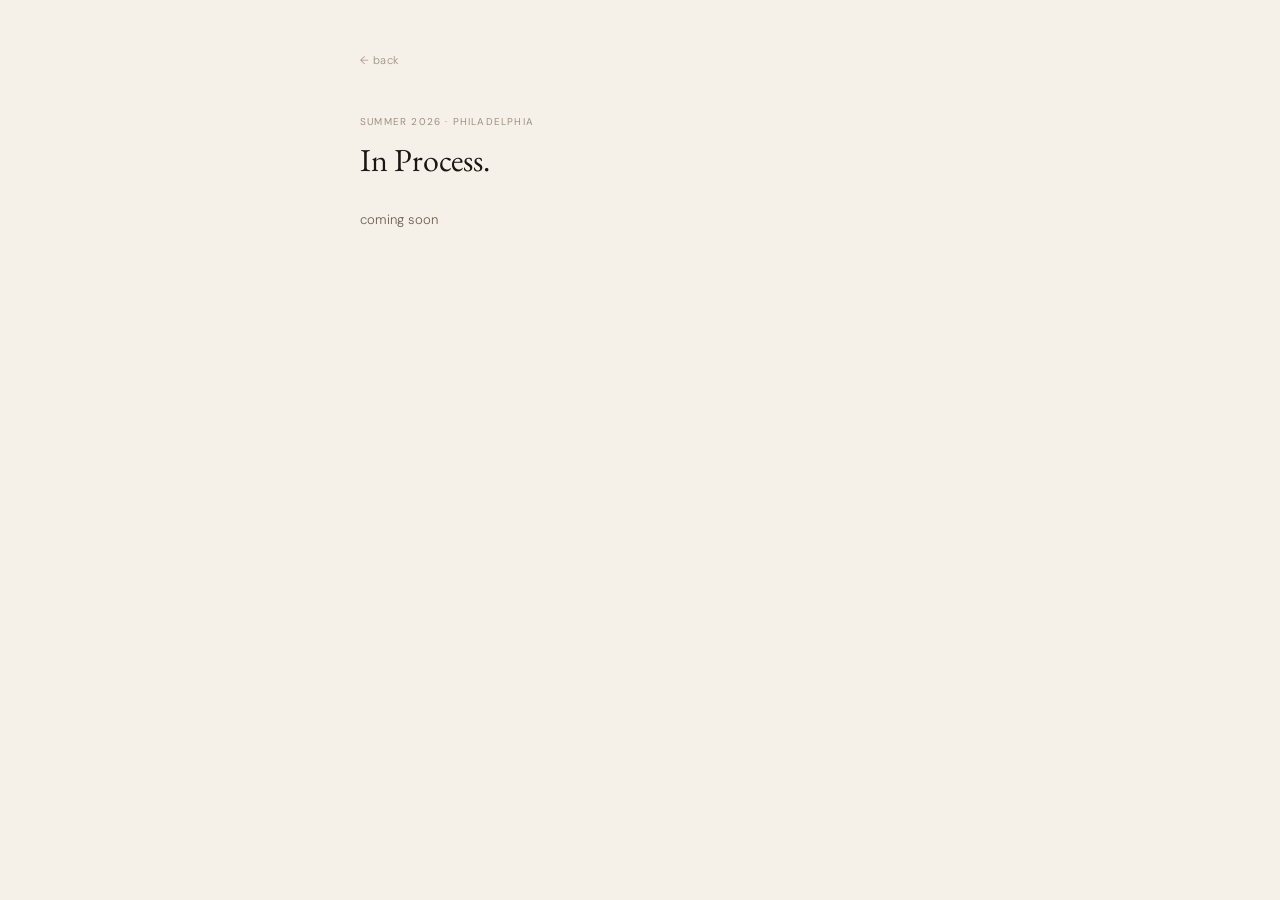
<file: chapters/telehealth-2026.html>
<!DOCTYPE html>
<html lang="en">
<head>
  <meta charset="UTF-8">
  <meta name="viewport" content="width=device-width, initial-scale=1.0">
  <title>Telehealth 2026</title>
  <link rel="stylesheet" href="../style.css">
</head>
<body>
  <div class="chapter-page">
    <div class="chapter-inner">
      <a class="back-link" href="../index.html">← back</a>

      <p class="chapter-era">Summer 2026 · Philadelphia</p>
      <h1 class="chapter-title">In Process.</h1>



      <div class="chapter-body">
        <p>coming soon</p>
      </div>
    </div>
  </div>
</body>
</html>
</file>
<file: style.css>
@import url('https://fonts.googleapis.com/css2?family=EB+Garamond:ital,wght@0,400;0,500;1,400&family=DM+Sans:wght@300;400&display=swap');

*, *::before, *::after {
  box-sizing: border-box;
  margin: 0;
  padding: 0;
}

:root {
  --bg:     #f5f0e8;
  --ink:    #1a1612;
  --mid:    #6b6055;
  --muted:  #9e9080;
  --line:   #c8bfaa;

  --font-serif: 'EB Garamond', serif;
  --font-sans:  'DM Sans', sans-serif;
}

html, body {
  background: var(--bg);
  color: var(--ink);
  font-family: var(--font-sans);
  font-weight: 300;
  height: 100%;
}

/* ─── INDEX PAGE ─────────────────────────────────────────── */

.page {
  height: 100vh;
  position: relative;
  padding: 2.5rem 2rem;
}

.name-block {
  position: absolute;
  top: 13.5rem;
  left: 50%;
  transform: translateX(-50%);
  display: flex;
  flex-direction: column;
  align-items: center;
  gap: 0.4rem;
  width: 100%;
  max-width: 560px;
}

.name {
  font-family: var(--font-serif);
  font-size: 1.15rem;
  color: var(--mid);
  letter-spacing: 0.08em;
  white-space: nowrap;
}

.shelf-links {
  display: flex;
  gap: 1rem;
}

.shelf-link {
  font-family: var(--font-sans);
  font-size: 0.78rem;
  font-weight: 300;
  color: var(--muted);
  letter-spacing: 0.08em;
  text-decoration: none;
}

.shelf-link:hover {
  color: var(--ink);
}

.contact-block {
  position: absolute;
  top: 84vh;
  left: 50%;
  transform: translateX(-50%);
  display: flex;
  flex-direction: column;
  align-items: center;
  gap: 0.85rem;
  color: var(--muted);
}

.contact-block > a {
  color: var(--muted);
  text-decoration: none;
  letter-spacing: 0.04em;
  font-size: 0.78rem;
}

.contact-block > a:hover {
  color: var(--ink);
}

.footer-socials {
  display: flex;
  gap: 0.75rem;
}

.footer-socials a {
  color: var(--muted);
  text-decoration: none;
  font-size: 0.78rem;
  letter-spacing: 0.05em;
}

.footer-socials a:hover {
  color: var(--ink);
}

/* ─── TIMELINE ───────────────────────────────────────────── */

.timeline-wrap {
  position: absolute;
  top: 37vh;
  left: 50%;
  transform: translateX(-50%);
  display: flex;
  flex-direction: column;
  align-items: center;
  gap: 2rem;
  width: 100%;
  max-width: 640px;
  padding: 0 2rem;
}

.timeline-track {
  display: flex;
  align-items: flex-start;
  gap: 0;
  width: 100%;
  position: relative;
}

.timeline-track::before {
  content: '';
  position: absolute;
  top: 7px;
  left: -2rem;
  right: -2rem;
  height: 1px;
  background: var(--line);
  z-index: 0;
}

.node {
  flex: 1;
  display: flex;
  flex-direction: column;
  align-items: center;
  gap: 0.5rem;
  cursor: pointer;
  position: relative;
  z-index: 1;
}

.dot {
  width: 14px;
  height: 14px;
  border-radius: 50%;
  border: 1.5px solid var(--muted);
  background: var(--bg);
  transition: background 0.3s ease, border-color 0.3s ease;
  flex-shrink: 0;
}

.node:hover .dot,
.node.active .dot {
  background: var(--ink);
  border-color: var(--ink);
}

.node-label {
  font-family: var(--font-sans);
  font-size: 0.62rem;
  font-weight: 300;
  color: var(--muted);
  text-align: center;
  line-height: 1.4;
  letter-spacing: 0.03em;
  white-space: nowrap;
  transition: color 0.3s ease;
}

.node.active .node-label {
  color: var(--ink);
}

/* ─── DETAIL AREA ────────────────────────────────────────── */

.detail {
  text-align: center;
  max-width: 480px;
  transition: opacity 0.35s cubic-bezier(0.22, 1, 0.36, 1), transform 0.35s cubic-bezier(0.22, 1, 0.36, 1);
}

.detail.fade {
  opacity: 0;
  transform: translateY(6px);
}

.detail-era {
  font-family: var(--font-sans);
  font-size: 0.62rem;
  font-weight: 400;
  color: var(--muted);
  letter-spacing: 0.12em;
  text-transform: uppercase;
  margin-bottom: 0.6rem;
}

.detail-title {
  font-family: var(--font-serif);
  font-size: 1.35rem;
  font-weight: 400;
  color: var(--ink);
  line-height: 1.35;
  margin-bottom: 0.75rem;
}

.detail-body {
  font-family: var(--font-sans);
  font-size: 0.72rem;
  font-weight: 300;
  color: var(--mid);
  line-height: 1.7;
  margin-bottom: 1rem;
}

.detail-link {
  font-family: var(--font-sans);
  font-size: 0.68rem;
  font-weight: 400;
  color: var(--muted);
  text-decoration: none;
  letter-spacing: 0.04em;
  transition: color 0.15s ease;
}

.detail-link:hover {
  color: var(--ink);
}

/* ─── CHAPTER PAGES ──────────────────────────────────────── */

.chapter-page {
  min-height: 100vh;
  padding: 3rem 2rem 5rem;
  display: flex;
  justify-content: center;
}

.chapter-inner {
  width: 100%;
  max-width: 560px;
}

.back-link {
  display: inline-block;
  font-family: var(--font-sans);
  font-size: 0.7rem;
  font-weight: 300;
  color: var(--muted);
  text-decoration: none;
  letter-spacing: 0.04em;
  margin-bottom: 3rem;
  transition: color 0.15s ease;
}

.back-link:hover {
  color: var(--ink);
}

.chapter-era {
  font-family: var(--font-sans);
  font-size: 0.62rem;
  font-weight: 400;
  color: var(--muted);
  letter-spacing: 0.12em;
  text-transform: uppercase;
  margin-bottom: 0.75rem;
}

.chapter-title {
  font-family: var(--font-serif);
  font-size: 2rem;
  font-weight: 400;
  color: var(--ink);
  line-height: 1.25;
  margin-bottom: 1.75rem;
}

.chapter-lead {
  font-family: var(--font-serif);
  font-style: italic;
  font-size: 1.05rem;
  color: var(--mid);
  line-height: 1.65;
  margin-bottom: 1.75rem;
}

.chapter-body {
  font-family: var(--font-sans);
  font-size: 0.82rem;
  font-weight: 300;
  color: var(--mid);
  line-height: 1.85;
}

.chapter-body p + p {
  margin-top: 1.1rem;
}

.chapter-stat {
  border-top: 1px solid var(--line);
  border-bottom: 1px solid var(--line);
  padding: 1.25rem 0;
  margin: 2rem 0;
  font-family: var(--font-serif);
  font-size: 1.5rem;
  color: var(--ink);
}

.chapter-stat span {
  display: block;
  font-family: var(--font-sans);
  font-size: 0.65rem;
  font-weight: 300;
  color: var(--muted);
  letter-spacing: 0.08em;
  text-transform: uppercase;
  margin-top: 0.25rem;
}

/* ─── SHELF PAGE ─────────────────────────────────────────── */

.shelf-section {
  margin-bottom: 3rem;
}

.shelf-entry {
  margin-bottom: 2.25rem;
}

.shelf-entry:last-child {
  margin-bottom: 0;
}

.shelf-title {
  font-family: var(--font-serif);
  font-weight: 400;
  font-size: 1.2rem;
  color: var(--ink);
  line-height: 1.3;
  margin-bottom: 0.3rem;
}

.shelf-byline {
  font-family: var(--font-sans);
  font-size: 0.65rem;
  font-weight: 400;
  color: var(--muted);
  letter-spacing: 0.06em;
  text-transform: uppercase;
  margin-bottom: 0.75rem;
}

.shelf-note {
  font-family: var(--font-sans);
  font-size: 0.8rem;
  font-weight: 300;
  color: var(--mid);
  line-height: 1.75;
}

.post-link {
  display: inline-block;
  font-family: var(--font-sans);
  font-size: 0.7rem;
  font-weight: 400;
  color: var(--muted);
  text-decoration: none;
  letter-spacing: 0.04em;
  margin-top: 0.75rem;
}

.post-link:hover {
  color: var(--ink);
}

/* ─── MOBILE ─────────────────────────────────────────────── */

@media (max-width: 600px) {
  .page {
    height: auto;
    min-height: 100vh;
    padding-top: 8rem;
    padding-bottom: 12rem;
  }

  .name-block {
    position: static;
    transform: none;
    margin: 0 auto 3rem;
  }

  .name {
    font-size: 0.9rem;
  }

  .timeline-wrap {
    position: static;
    transform: none;
    padding: 0;
  }

  .contact-block {
    position: static;
    transform: none;
    align-items: flex-start;
    margin-top: 3rem;
  }

  .timeline-track {
    flex-direction: column;
    align-items: flex-start;
    gap: 1.5rem;
  }

  .timeline-track::before {
    top: -1.5rem;
    bottom: -1.5rem;
    left: 6px;
    right: auto;
    width: 1px;
    height: auto;
  }

  .node {
    flex-direction: row;
    align-items: center;
    gap: 0.75rem;
    flex: none;
    width: 100%;
  }

  .node-label {
    text-align: left;
    white-space: normal;
  }

  .detail {
    text-align: left;
  }
}
</file>
